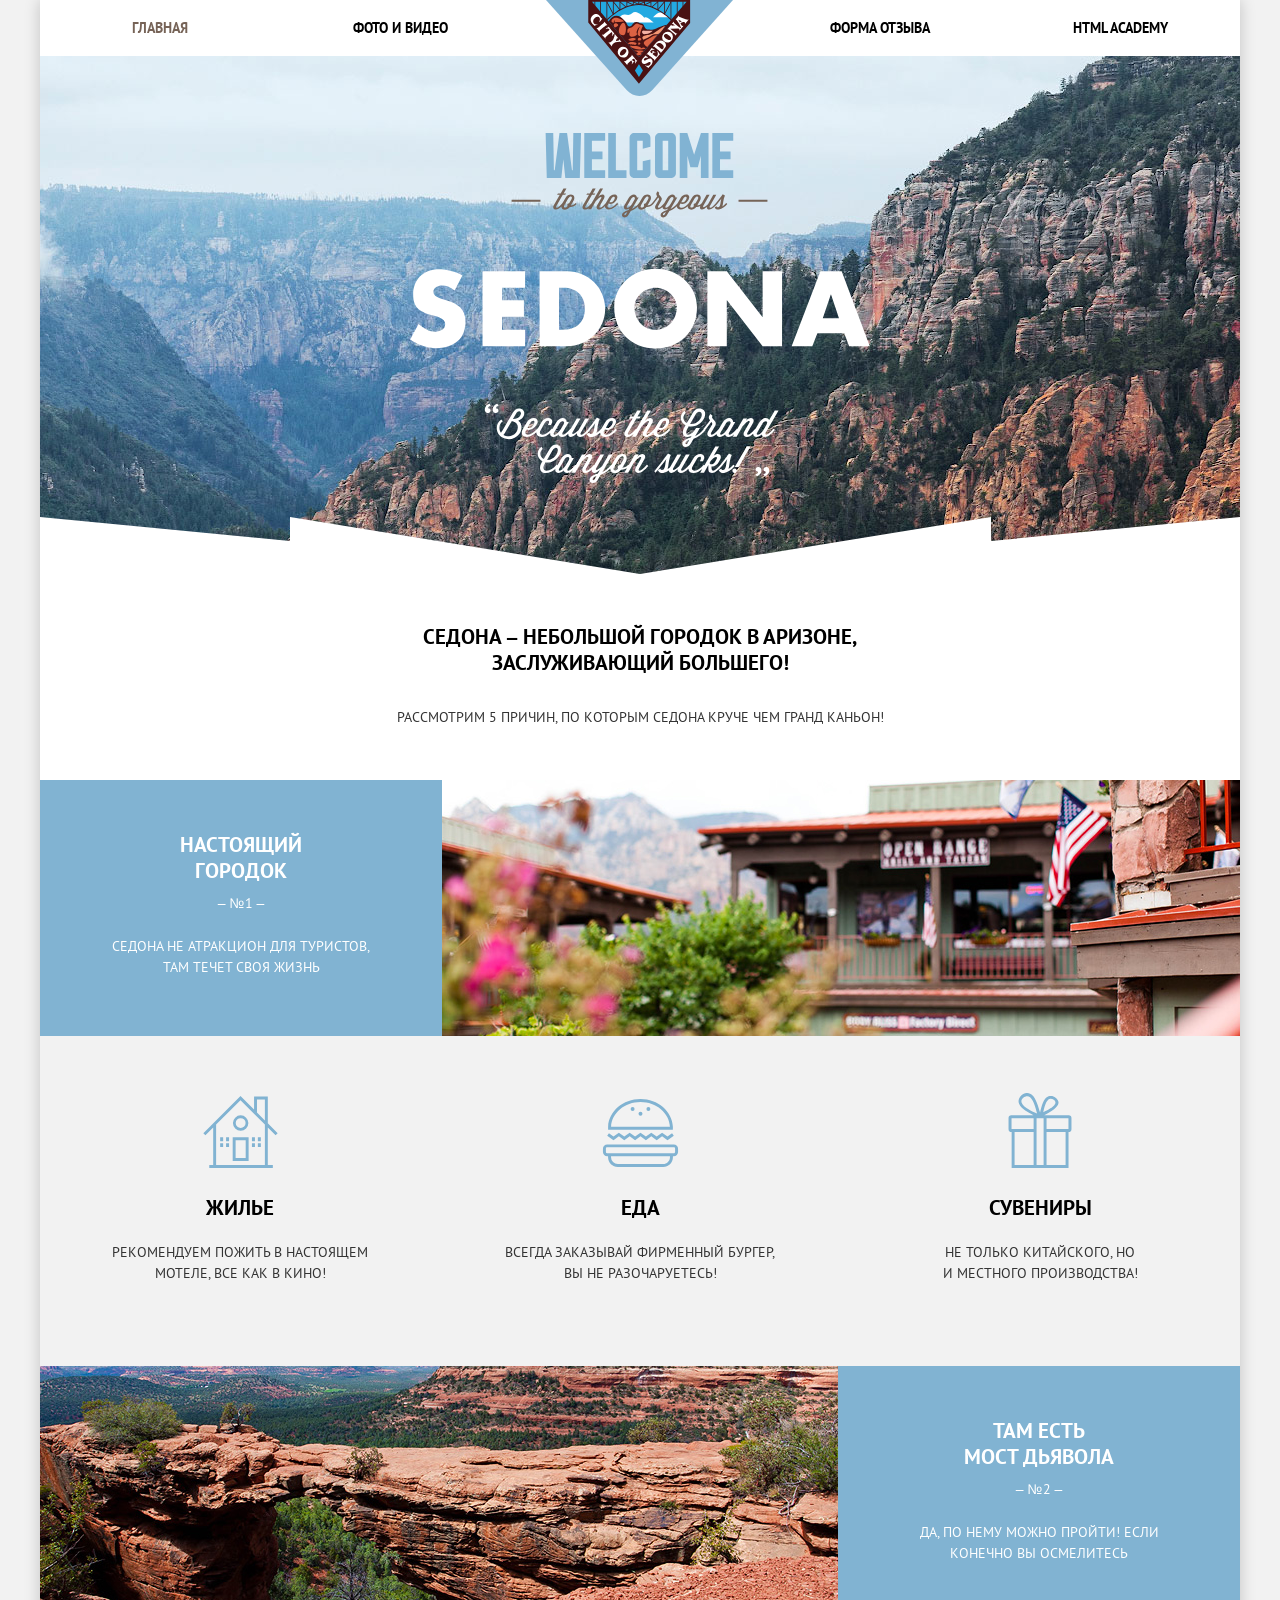
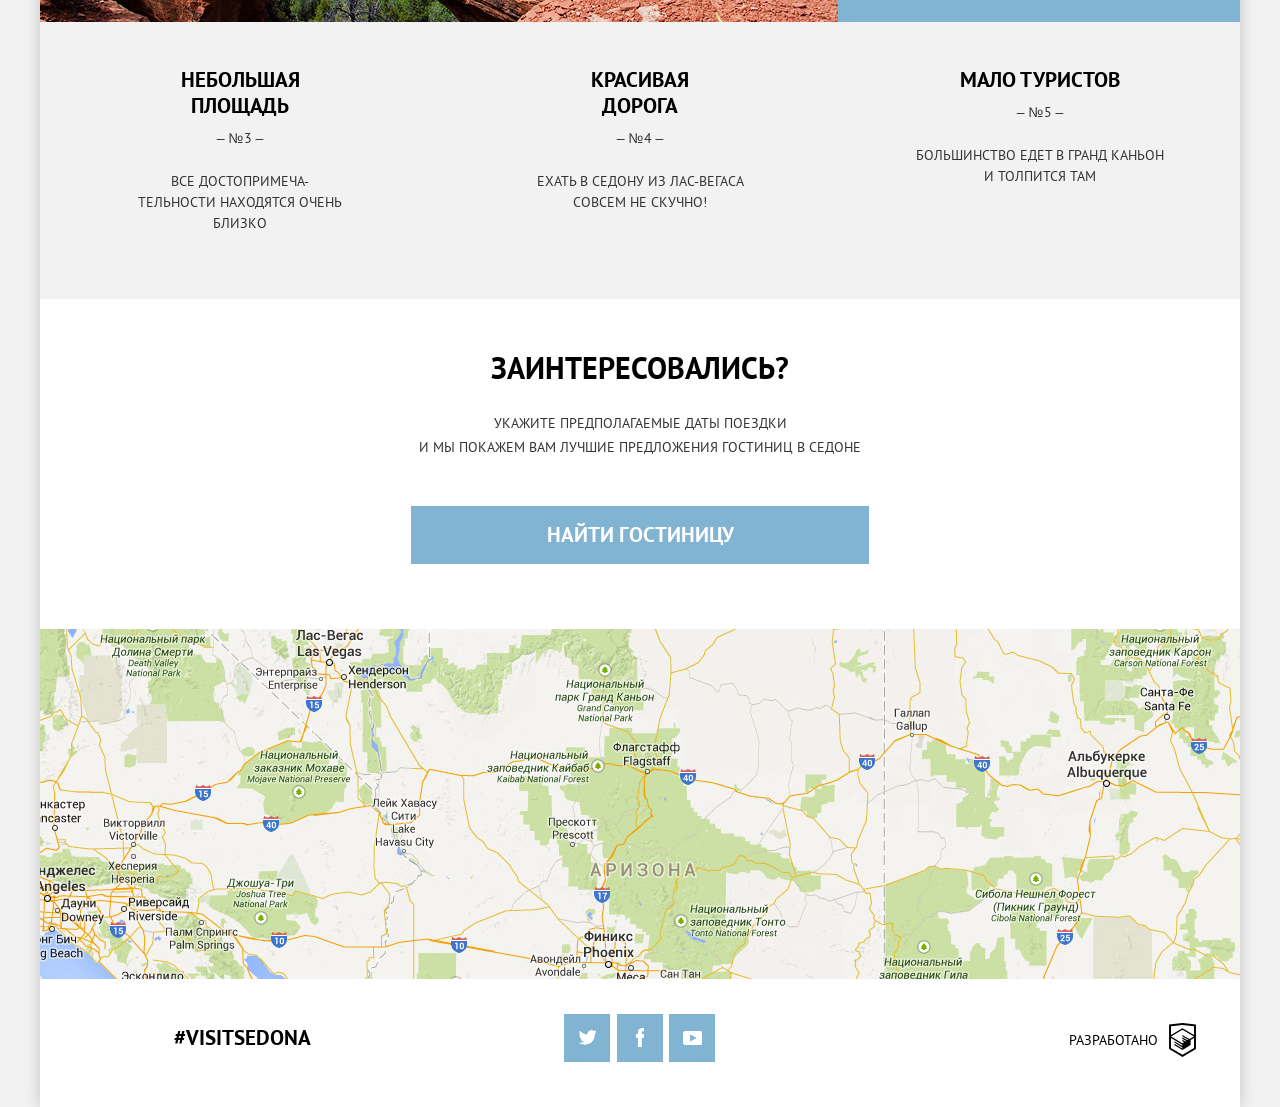
<file: index.html>
<!DOCTYPE html>
<html lang="ru">
  <head>
    <meta charset="utf-8">
    <meta name="viewport" content="width=device-width, initial-scale=1">
    <title>Sedona</title>
    <link rel="stylesheet" href="css/normalize.min.css">
    <link rel="stylesheet" href="css/style.min.css">
  </head>
  <body>
    <div class="page-wrapper">
      <header class="page-header">
        <h1 class="visually-hidden">Сайт Sedona</h1>
        <nav class="main-nav  main-nav--closed  main-nav--nojs">

            <a class="main-nav__logo  logo">
              <picture>
                <source media="(min-width: 1200px)" srcset="img/logo-sedona-desktop.svg">
                <source media="(min-width: 768px)" srcset="img/logo-sedona-tablet.svg">
                <img src="img/logo-sedona-mobile.svg" alt="Седона">
              </picture>
            </a>
            <button class="main-nav__toggle"><span class="visually-hidden">Открыть меню</span></button>
          <ul class="main-nav__list">
            <li class="main-nav__item  main-nav__item--active">
              <a class="main-nav__link">Главная</a>
            </li>
            <li class="main-nav__item">
              <a class="main-nav__link" href="photo.html">Фото и видео</a>
            </li>
            <li class="main-nav__item">
              <a class="main-nav__link" href="form.html">Форма отзыва</a>
            </li>
            <li class="main-nav__item">
              <a class="main-nav__link" href="#">HTML Academy</a>
            </li>
          </ul>
        </nav>
      </header>
      <section class="promo">
        <h2 class="visually-hidden">Добро пожаловать в прекрасную Седону!</h2>
        <img class="promo__img" src="img/text-sedona-index.svg" alt="Седона">
      </section>
      <section class="intro">
        <h2 class="intro__title">Седона – небольшой городок в Аризоне, заслуживающий большего!</h2>
        <p> Рассмотрим 5 причин, по которым Седона круче чем Гранд Каньон!</p>
      </section>
      <section class="advantages">
        <h2 class="visually-hidden">Преимущества Седоны</h2>
        <ol class="advantages__list">
          <li class="advantages__item  advantages__item--town  advantages__item--bluebg">
            <div class="advantages__item-inner">
              <h3 class="advantages__item-title">Настоящий городок</h3>
              <p class="advantages__item-subtitle"><span class="visually-hidden">Причина</span>№1</p>
              <p class="advantages__item-descr">Седона не атракцион для туристов, там течет своя жизнь</p>
            </div>
            <div class="advantages__pic-wrapper">
              <picture>
                <source media="(min-width: 1200px)" srcset="img/photo-city@1x.jpg 1x, img/photo-city@2x.jpg 2x">
               <source media="(min-width: 768px)" srcset="img/photo-city@1x.jpg 1x, img/photo-city@2x.jpg 2x">
                <img src="img/photo-city@1x.jpg" srcset="img/photo-city@2x.jpg 2x" alt="Настоящий городок">
              </picture>
            </div>
          </li>
          <li class="advantages__item  advantages__item--bridge  advantages__item--bluebg">
            <div class="advantages__item-inner">
              <h3 class="advantages__item-title">Там есть<br> мост Дьявола</h3>
              <p class="advantages__item-subtitle"><span class="visually-hidden">Причина</span>№2</p>
              <p class="advantages__item-descr">Да, по нему можно пройти! Если конечно вы осмелитесь</p>
            </div>
            <div class="advantages__pic-wrapper">
              <picture>
                <source media="(min-width: 1200px)" srcset="img/photo-bridge@1x.jpg 1x, img/photo-bridge@2x.jpg 2x">
               <source media="(min-width: 768px)" srcset="img/photo-bridge@1x.jpg 1x, img/photo-bridge@2x.jpg 2x">
                <img src="img/photo-bridge@1x.jpg" srcset="img/photo-bridge@2x.jpg 2x" alt="Мост Дьявола">
              </picture>
            </div>
          </li>
          <li class="advantages__item  advantages__item--square  advantages__item--greybg">
            <div class="advantages__item-inner">
              <h3 class="advantages__item-title">Небольшая площадь</h3>
              <p class="advantages__item-subtitle"><span class="visually-hidden">Причина</span>№3</p>
              <p class="advantages__item-descr">Все достопримеча<span>-</span><br>тельности находятся очень близко</p>
            </div>
          </li>
          <li class="advantages__item  advantages__item--road  advantages__item--greybg">
            <div class="advantages__item-inner">
              <h3 class="advantages__item-title">Красивая дорога</h3>
              <p class="advantages__item-subtitle"><span class="visually-hidden">Причина</span>№4</p>
              <p class="advantages__item-descr">Ехать в седону из Лас-Вегаса совсем не скучно!</p>
            </div>
          </li>
          <li class="advantages__item  advantages__item--tourists  advantages__item--greybg">
            <div class="advantages__item-inner">
              <h3 class="advantages__item-title">Мало туристов</h3>
              <p class="advantages__item-subtitle"><span class="visually-hidden">Причина</span>№5</p>
              <p class="advantages__item-descr">Большинство едет в Гранд Каньон и толпится там</p>
            </div>
          </li>
          <li class="advantages__item  advantages__item--features  features">
            <h3 class="visually-hidden">Другие преимущества:</h3>
            <ul class="features__list">
              <li class="features__item  features__item--housing">
                <h4 class="features__item-title">Жилье</h4>
                <p class="features__item-descr">Рекомендуем пожить в настоящем мотеле, все как в кино!</p>
              </li>
              <li class="features__item  features__item--souvenirs">
                <h4 class="features__item-title">Сувениры</h4>
                <p class="features__item-descr">Не только китайского, но и местного производства!</p>
              </li>
              <li class="features__item  features__item--food">
                <h4 class="features__item-title">Еда</h4>
                <p class="features__item-descr">Всегда заказывай фирменный бургер, вы не разочаруетесь!</p>
              </li>
            </ul>
          </li>
        </ol>
      </section>
      <section class="search">
        <h2 class="visually-hidden">Поиск гостиницы:</h2>
        <p class="search__title">Заинтересовались?</p>
        <p class="search__descr">Укажите предполагаемые даты поездки<br> и мы покажем вам лучшие предложения гостиниц в Седоне</p>
        <a class="search__btn  btn" href="">Найти гостиницу</a>
      </section>
      <section class="map">
        <h2 class="visually-hidden">Карта Седоны</h2>
        <iframe src="https://www.google.com/maps/embed?pb=!1m18!1m12!1m3!1d838731.6574144282!2d-111.59240635030078!3d34.79850587052663!2m3!1f0!2f0!3f0!3m2!1i1024!2i768!4f13.1!3m3!1m2!1s0x872da132f942b00d%3A0x5548c523fa6c8efd!2sSedona%2C+AZ%2C+USA!5e0!3m2!1sen!2sru!4v1429700350404" width="100%" height="350" style="border:0"></iframe>
        <picture>
          <source media="(min-width: 1200px)" srcset="img/bg-map-desktop@1x.jpg 1x, img/bg-map-desktop@2x.jpg 2x">
          <source media="(min-width: 768px)" srcset="img/bg-map-tablet@1x.jpg 1x, img/bg-map-tablet@2x.jpg 2x">
          <img src="img/bg-map-mobile@1x.jpg" srcset="img/bg-map-mobile@2x.jpg 2x" alt="Мост Дьявола">
        </picture>
        </section>
      <footer class="page-footer">
        <p class="page-footer__tag">
          <span class="visually-hidden">Перейти на главную страницу</span>
          <a class="page-footer__tag-link">#visitsedona</a>
        </p>
        <div class="page-footer__socials">
          <h2 class="visually-hidden">Вы найдёте наc в соцсетях:</h2>
          <ul class="socials-list">
            <li class="socials-list__item"><a class="social-btn  social-btn--twitter" href="#"><span class="visually-hidden">Твиттер,</span><svg version="1" xmlns="http://www.w3.org/2000/svg" width="17.5" height="14.663" viewBox="0 0 17.5 14.663"><path fill-rule="evenodd" clip-rule="evenodd" d="M11.283.153c1.736-.484 3.074.264 3.685 1.15.694-.225 1.372-.47 2.072-.69-.004.841-.538 1.478-.883 1.728.704.165 1.343-.481 1.343-.481-.175.977-1.035 1.746-1.611 1.977-.239 6.592-3.272 10.956-10.382 10.823h-.46c-.422 0-4.29-.45-5.047-1.843 2.341.192 4.011-.412 4.835-1.15-.989-.293-2.761-.464-3.07-2.881.362.105.583.223 1.228.117C1.757 8.067.385 7.366.461 5.218c.294.319 1.1.523 1.381.461C1.117 5.444-.188 2.398.921.843 2.794 2.655 4.769 4.364 8.29 4.528c.216-2.24 1.171-3.74 2.993-4.375z"/></svg></a></li>
            <li class="socials-list__item"><a class="social-btn  social-btn--facebook" href="#"><span class="visually-hidden">Фейсбук,</span><svg version="1" xmlns="http://www.w3.org/2000/svg" width="8.672" height="18.944" viewBox="0 0 8.672 18.944"><path d="M6.275 3.356h2.398V0H5.795C2.656.181 1.54 2.387 1.948 6.114H0v3.518h1.959v9.312h3.837V9.632h2.857V6.114H5.787c-.022-1.045-.037-2.405.488-2.758z"/></svg></a></li>
            <li class="socials-list__item"><a class="social-btn  social-btn--youtube" href="#"><span class="visually-hidden">Ютуб.</span><svg version="1" xmlns="http://www.w3.org/2000/svg" width="19.979" height="14.015" viewBox="0 0 19.979 14.015"><path d="M17.145 0H2.835A2.842 2.842 0 0 0 0 2.835v8.345a2.842 2.842 0 0 0 2.835 2.835h14.31a2.842 2.842 0 0 0 2.835-2.835V2.835A2.844 2.844 0 0 0 17.145 0zM7.036 10.392V3.623l6.769 3.384-6.769 3.385z"/></svg></a></li>
          </ul>
        </div>
        <p class="page-footer__copyright">
          <span>Разработано</span>
          <a class="page-footer__copyright-link" href="#">
            <svg id="icon-htmlacademy" viewBox="0 0 26.943 34.09" width="27" height="34"><path d="M13.62,0.017L13.472,0L0,1.412v24.661l13.473,8.017l13.43-7.99l0.042-0.025V1.412L13.62,
            0.017z M25.019,12.127L13.495,5.334 L13.494,5.23l-0.087,0.05l-0.088-0.056v0.109L1.925,12.118V3.147l11.548-1.212l11.547,
            1.212V12.127z M13.405,6.787L24.923,13.5 l-4.479,2.64l-7.093-4.221l-0.014,1.415l5.904,3.513l-0.86,0.507l-5.03-2.992l-0.014,
            1.415l3.827,2.275l-0.782,0.523l-3.031-1.787 l-0.014,1.413l1.853,1.091l-1.8,1.081L2.034,13.622L13.405,6.787z M1.925,15.127l11.411,
            6.791l0.016,1.044L5.41,18.234L5.395,19.65 l7.979,4.795l0.018,1.076l-7.973-4.74l-0.013,1.414l8.021,
            4.822l0.046,0.025l8.143-4.872l-0.011-5.177l3.415-2.036v10.021 L13.472,31.85L1.925,24.979V15.127z"></path>
            </svg>
          </a>
        </p>
      </footer>
    </div>
    <script src="js/script.js"></script>
  </body>
</html>
</file>
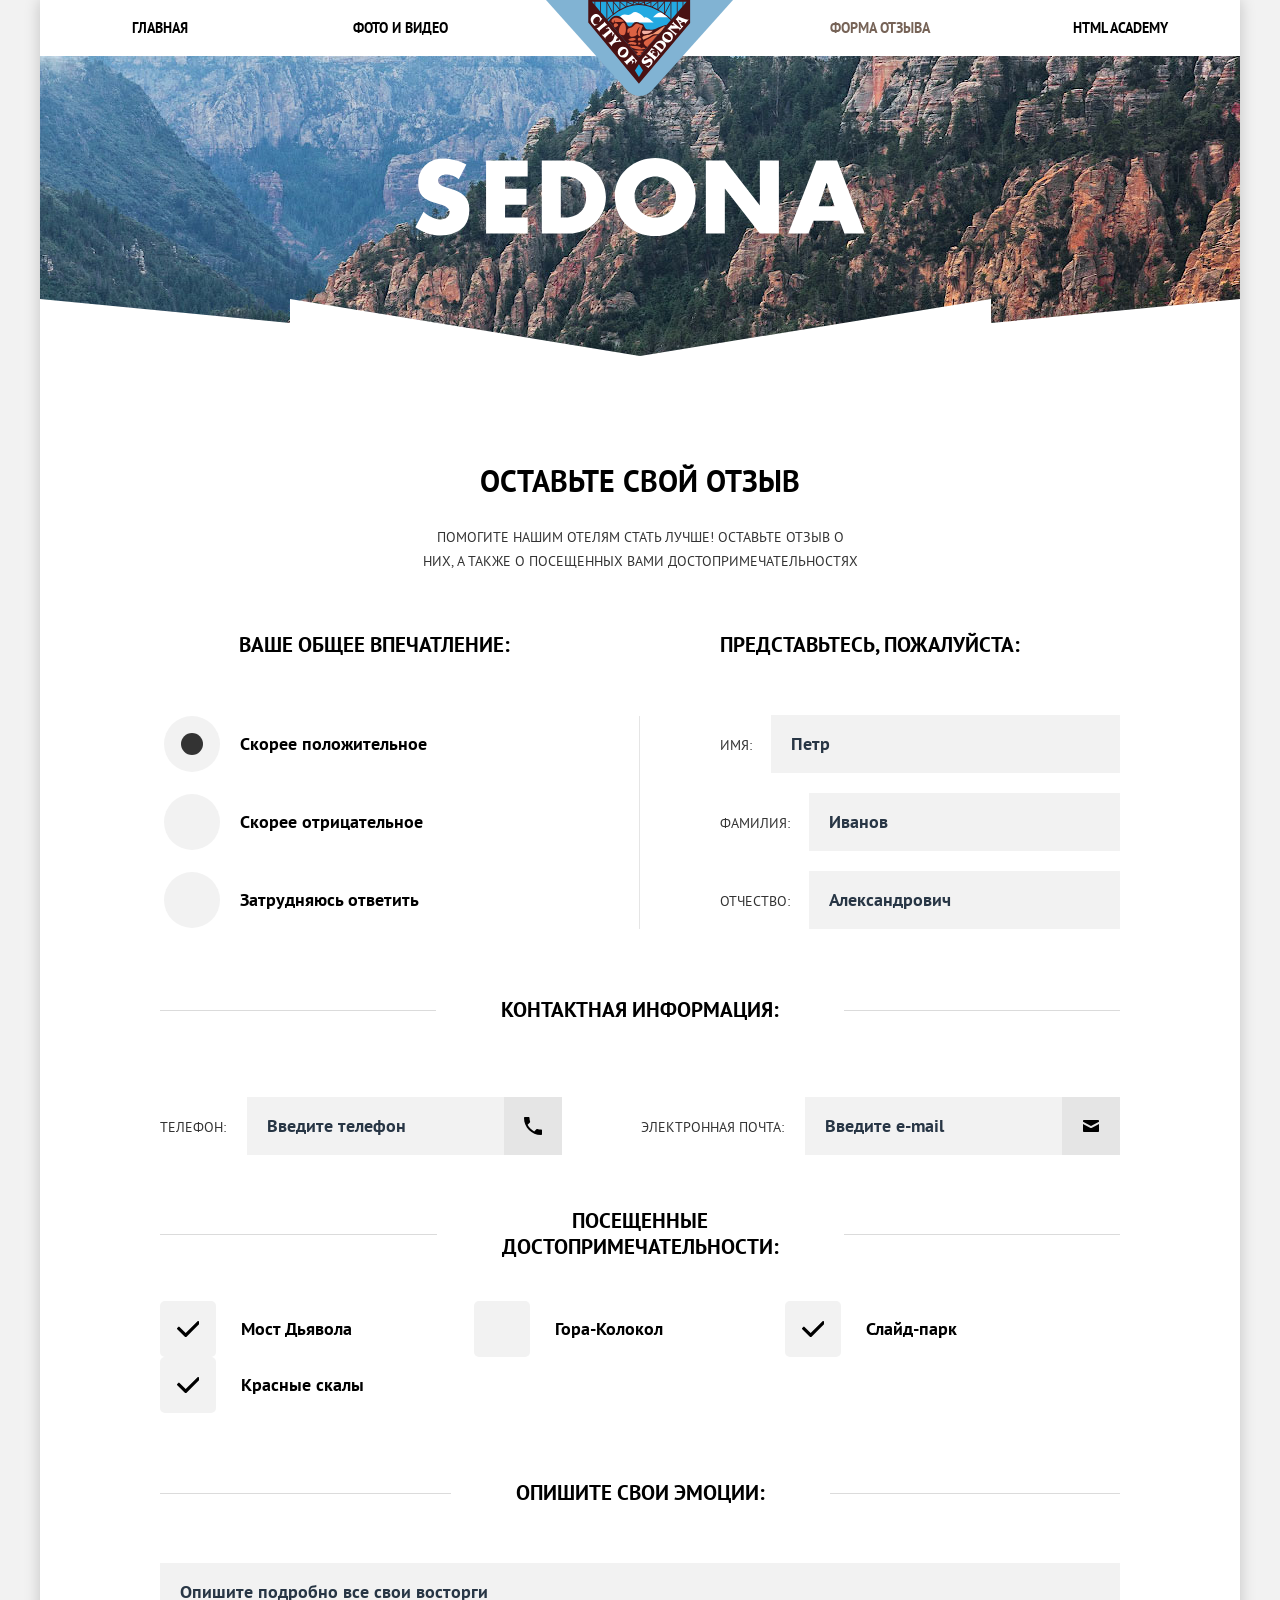
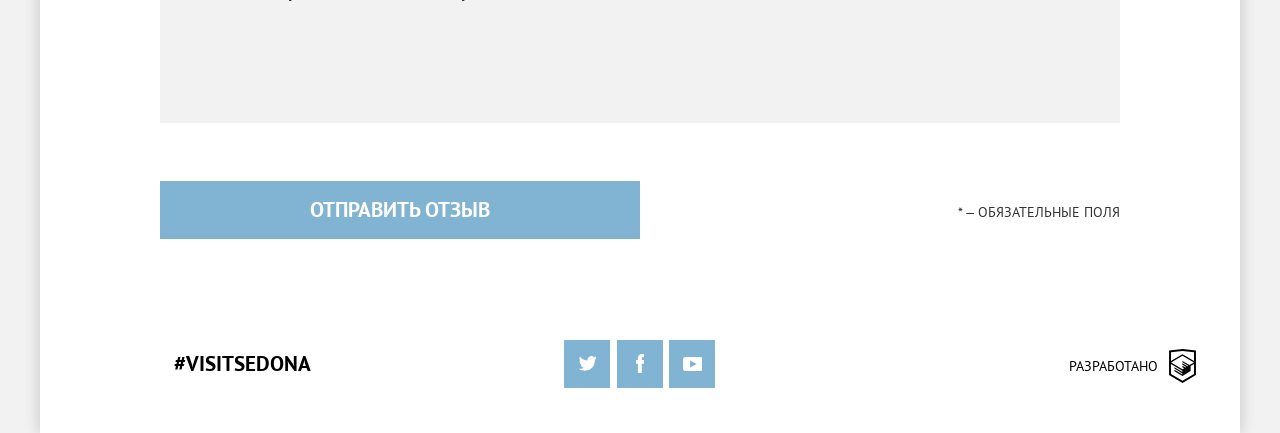
<file: form.html>
<!DOCTYPE html>
<html lang="ru">
  <head>
    <meta charset="utf-8">
    <meta name="viewport" content="width=device-width, initial-scale=1">
    <title>Sedona</title>
    <link rel="stylesheet" href="css/normalize.min.css">
    <link rel="stylesheet" href="css/style.min.css">
  </head>
  <body>
    <div class="page-wrapper">
      <header class="page-header">
        <h1 class="visually-hidden">Сайт Sedona</h1>
        <nav class="main-nav  main-nav--closed  main-nav--nojs">
            <a class="main-nav__logo  logo" href="index.html">
              <picture>
                <source media="(min-width: 1200px)" srcset="img/logo-sedona-desktop.svg">
                <source media="(min-width: 768px)" srcset="img/logo-sedona-tablet.svg">
                <img src="img/logo-sedona-mobile.svg" alt="Седона">
              </picture>
            </a>
            <button class="main-nav__toggle"><span class="visually-hidden">Открыть меню</span></button>
          <ul class="main-nav__list">
            <li class="main-nav__item">
              <a class="main-nav__link" href="index.html">Главная</a>
            </li>
            <li class="main-nav__item">
              <a class="main-nav__link" href="photo.html">Фото и видео</a>
            </li>
            <li class="main-nav__item  main-nav__item--active">
              <a class="main-nav__link">Форма отзыва</a>
            </li>
            <li class="main-nav__item">
              <a class="main-nav__link" href="#">HTML Academy</a>
            </li>
          </ul>
        </nav>
      </header>
      <section class="promo  promo--inner">
        <h2 class="visually-hidden">Добро пожаловать в прекрасную Седону!</h2>
        <img class="promo__img" src="img/text-sedona.svg" alt="Седона">
      </section>
      <section class="form">
        <h2 class="form__title">Оставьте свой отзыв</h2>
        <p class="form__descr">Помогите нашим отелям стать лучше! оставьте отзыв о них, а также о посещенных вами достопримечательностях</p>
        <form action="#" method="POST">
          <fieldset class="form__field  form__field--name">
            <legend class="form__field-title">Представьтесь<span>, пожалуйста</span>:</legend>
            <ul class="form__field-list">
              <li class="form__field-item  field-text">
                <label class="field-text__label" for="surname">Имя:</label>
                <input class="field-text__input" type="text" name="name" id="surname" placeholder="Петр">
              </li>
              <li class="form__field-item  field-text">
                <label class="field-text__label" for="name">Фамилия:</label>
                <input class="field-text__input" type="text" name="surname" id="name" placeholder="Иванов">
              </li>
              <li class="form__field-item  field-text">
                <label class="field-text__label" for="patronymic">Отчество:</label>
                <input class="field-text__input" type="text" name="patronymic" id="patronymic" placeholder="Александрович">
              </li>
            </ul>
          </fieldset>
          <fieldset class="form__field  form__field--contacts">
            <legend class="form__field-title"><span class="form__field-title-inner">Контактная информация:</span></legend>
            <ul class="form__field-list">
              <li class="form__field-item  field-text  field-text--contacts">
                <label class="field-text__label" for="tel"><span class="field-text__label-hide">Контактный</span> телефон:</label>
                <span class="field-text__input-wrapper  field-text__input-wrapper--phone"><input class="field-text__input" type="tel" name="tel" id="tel" placeholder="Введите телефон"></span>
              </li>
              <li class="form__field-item  field-text  field-text--contacts">
                <label class="field-text__label" for="email">Электронная почта:</label>
                <span class="field-text__input-wrapper  field-text__input-wrapper--email"><input class="field-text__input" type="email" name="email" id="email" placeholder="Введите e-mail"></span>
              </li>
            </ul>
          </fieldset>
          <fieldset class="form__field  form__field--impression">
            <legend class="form__field-title">Ваше общее впечатление:</legend>
              <ul class="form__field-list">
                <li class="form__field-item  field-radio">
                  <input class="visually-hidden  field-radio__input" type="radio" name="impression" id="positive" value="positive" checked>
                  <label class="field-radio__label" for="positive">Скорее положительное</label>
                </li>
                <li class="form__field-item  field-radio">
                  <input class="visually-hidden  field-radio__input" type="radio" name="impression" id="negative" value="negative">
                  <label class="field-radio__label" for="negative">Скорее отрицательное</label>
                </li>
                <li class="form__field-item  field-radio">
                  <input class="visually-hidden  field-radio__input" type="radio" name="impression" id="difficulty" value="difficulty">
                  <label class="field-radio__label" for="difficulty">Затрудняюсь ответить</label>
                </li>
              </ul>
          </fieldset>
          <fieldset class="form__field  form__field--sight">
            <legend class="form__field-title"><span class="form__field-title-inner">Посещенные<br> достопримечательности:</span></legend>
            <ul class="form__field-list">
              <li class="form__field-item  field-checkbox">
                <input class="visually-hidden  field-checkbox__input" type="checkbox" name="sight-1" id="sight-1" checked>
                <label class="field-checkbox__label" for="sight-1">Мост Дьявола</label>
              </li>
              <li class="form__field-item  field-checkbox">
                <input class="visually-hidden  field-checkbox__input" type="checkbox" name="sight-2" id="sight-2" checked>
                <label class="field-checkbox__label" for="sight-2">Слайд-парк</label>
              </li>
              <li class="form__field-item  field-checkbox">
                <input class="visually-hidden  field-checkbox__input" type="checkbox" name="sight-3" id="sight-3">
                <label class="field-checkbox__label" for="sight-3">Гора-Колокол</label>
              </li>
              <li class="form__field-item  field-checkbox">
                <input class="visually-hidden  field-checkbox__input" type="checkbox" name="sight-4" id="sight-4" checked>
                <label class="field-checkbox__label" for="sight-4">Красные скалы</label>
              </li>
            </ul>
          </fieldset>
          <fieldset class="form__field  form__field--emotions">
            <legend class="form__field-title"><span class="form__field-title-inner">Опишите свои эмоции:</span></legend>
            <p class="form__field-item  field-text">
              <textarea class="field-text__input  field-text__input--textarea" name="emotion" id="emotion" placeholder="Опишите подробно все свои восторги"></textarea>
            </p>
          </fieldset>
          <div class="form__button-wrapper">
            <button class="form__apply  btn" type="submit">Отправить отзыв</button>
            <small class="form__notice">* – обязательные поля</small>
          </div>
        </form>
      </section>
      <footer class="page-footer">
        <p class="page-footer__tag">
          <span class="visually-hidden">Перейти на главную страницу</span>
          <a class="page-footer__tag-link" href="index.html">#visitsedona</a>
        </p>
        <div class="page-footer__socials">
          <h2 class="visually-hidden">Вы найдёте наc в соцсетях:</h2>
          <ul class="socials-list">
            <li class="socials-list__item"><a class="social-btn  social-btn--twitter" href="#"><span class="visually-hidden">Твиттер,</span><svg version="1" xmlns="http://www.w3.org/2000/svg" width="17.5" height="14.663" viewBox="0 0 17.5 14.663"><path fill-rule="evenodd" clip-rule="evenodd" d="M11.283.153c1.736-.484 3.074.264 3.685 1.15.694-.225 1.372-.47 2.072-.69-.004.841-.538 1.478-.883 1.728.704.165 1.343-.481 1.343-.481-.175.977-1.035 1.746-1.611 1.977-.239 6.592-3.272 10.956-10.382 10.823h-.46c-.422 0-4.29-.45-5.047-1.843 2.341.192 4.011-.412 4.835-1.15-.989-.293-2.761-.464-3.07-2.881.362.105.583.223 1.228.117C1.757 8.067.385 7.366.461 5.218c.294.319 1.1.523 1.381.461C1.117 5.444-.188 2.398.921.843 2.794 2.655 4.769 4.364 8.29 4.528c.216-2.24 1.171-3.74 2.993-4.375z"/></svg></a></li>
            <li class="socials-list__item"><a class="social-btn  social-btn--facebook" href="#"><span class="visually-hidden">Фейсбук,</span><svg version="1" xmlns="http://www.w3.org/2000/svg" width="8.672" height="18.944" viewBox="0 0 8.672 18.944"><path d="M6.275 3.356h2.398V0H5.795C2.656.181 1.54 2.387 1.948 6.114H0v3.518h1.959v9.312h3.837V9.632h2.857V6.114H5.787c-.022-1.045-.037-2.405.488-2.758z"/></svg></a></li>
            <li class="socials-list__item"><a class="social-btn  social-btn--youtube" href="#"><span class="visually-hidden">Ютуб.</span><svg version="1" xmlns="http://www.w3.org/2000/svg" width="19.979" height="14.015" viewBox="0 0 19.979 14.015"><path d="M17.145 0H2.835A2.842 2.842 0 0 0 0 2.835v8.345a2.842 2.842 0 0 0 2.835 2.835h14.31a2.842 2.842 0 0 0 2.835-2.835V2.835A2.844 2.844 0 0 0 17.145 0zM7.036 10.392V3.623l6.769 3.384-6.769 3.385z"/></svg></a></li>
          </ul>
        </div>
        <p class="page-footer__copyright">
          <span>Разработано</span>
          <a class="page-footer__copyright-link" href="#">
            <svg id="icon-htmlacademy" viewBox="0 0 26.943 34.09" width="27" height="34"><path d="M13.62,0.017L13.472,0L0,1.412v24.661l13.473,8.017l13.43-7.99l0.042-0.025V1.412L13.62,
            0.017z M25.019,12.127L13.495,5.334 L13.494,5.23l-0.087,0.05l-0.088-0.056v0.109L1.925,12.118V3.147l11.548-1.212l11.547,
            1.212V12.127z M13.405,6.787L24.923,13.5 l-4.479,2.64l-7.093-4.221l-0.014,1.415l5.904,3.513l-0.86,0.507l-5.03-2.992l-0.014,
            1.415l3.827,2.275l-0.782,0.523l-3.031-1.787 l-0.014,1.413l1.853,1.091l-1.8,1.081L2.034,13.622L13.405,6.787z M1.925,15.127l11.411,
            6.791l0.016,1.044L5.41,18.234L5.395,19.65 l7.979,4.795l0.018,1.076l-7.973-4.74l-0.013,1.414l8.021,
            4.822l0.046,0.025l8.143-4.872l-0.011-5.177l3.415-2.036v10.021 L13.472,31.85L1.925,24.979V15.127z"></path>
            </svg>
          </a>
        </p>
      </footer>
      <section class="modal-success">
        <h2 class="modal-success__title">Ваш отзыв отправлен!</h2>
        <p>Спасибо за ваше участие, ваш отзыв уже поступил к нам.<br> В ближайшее время мы опубликуем его на сайте.</p>
        <div class="modal-success__btn-wrapper">
          <button class="modal-success__close  btn">Закрыть окно</button>
        </div>
      </section>
      <section class="modal-failure">
        <h2 class="modal-failure__title">Что-то пошло не так!</h2>
        <p>Проверьте поля, выделенные красным, скорее всего вы забыли их заполнить</p>
        <button class="modal-failure__close  btn">Ок</button>
      </section>
    </div>
    <script src="js/script.js"></script>
  </body>
</html>
</file>
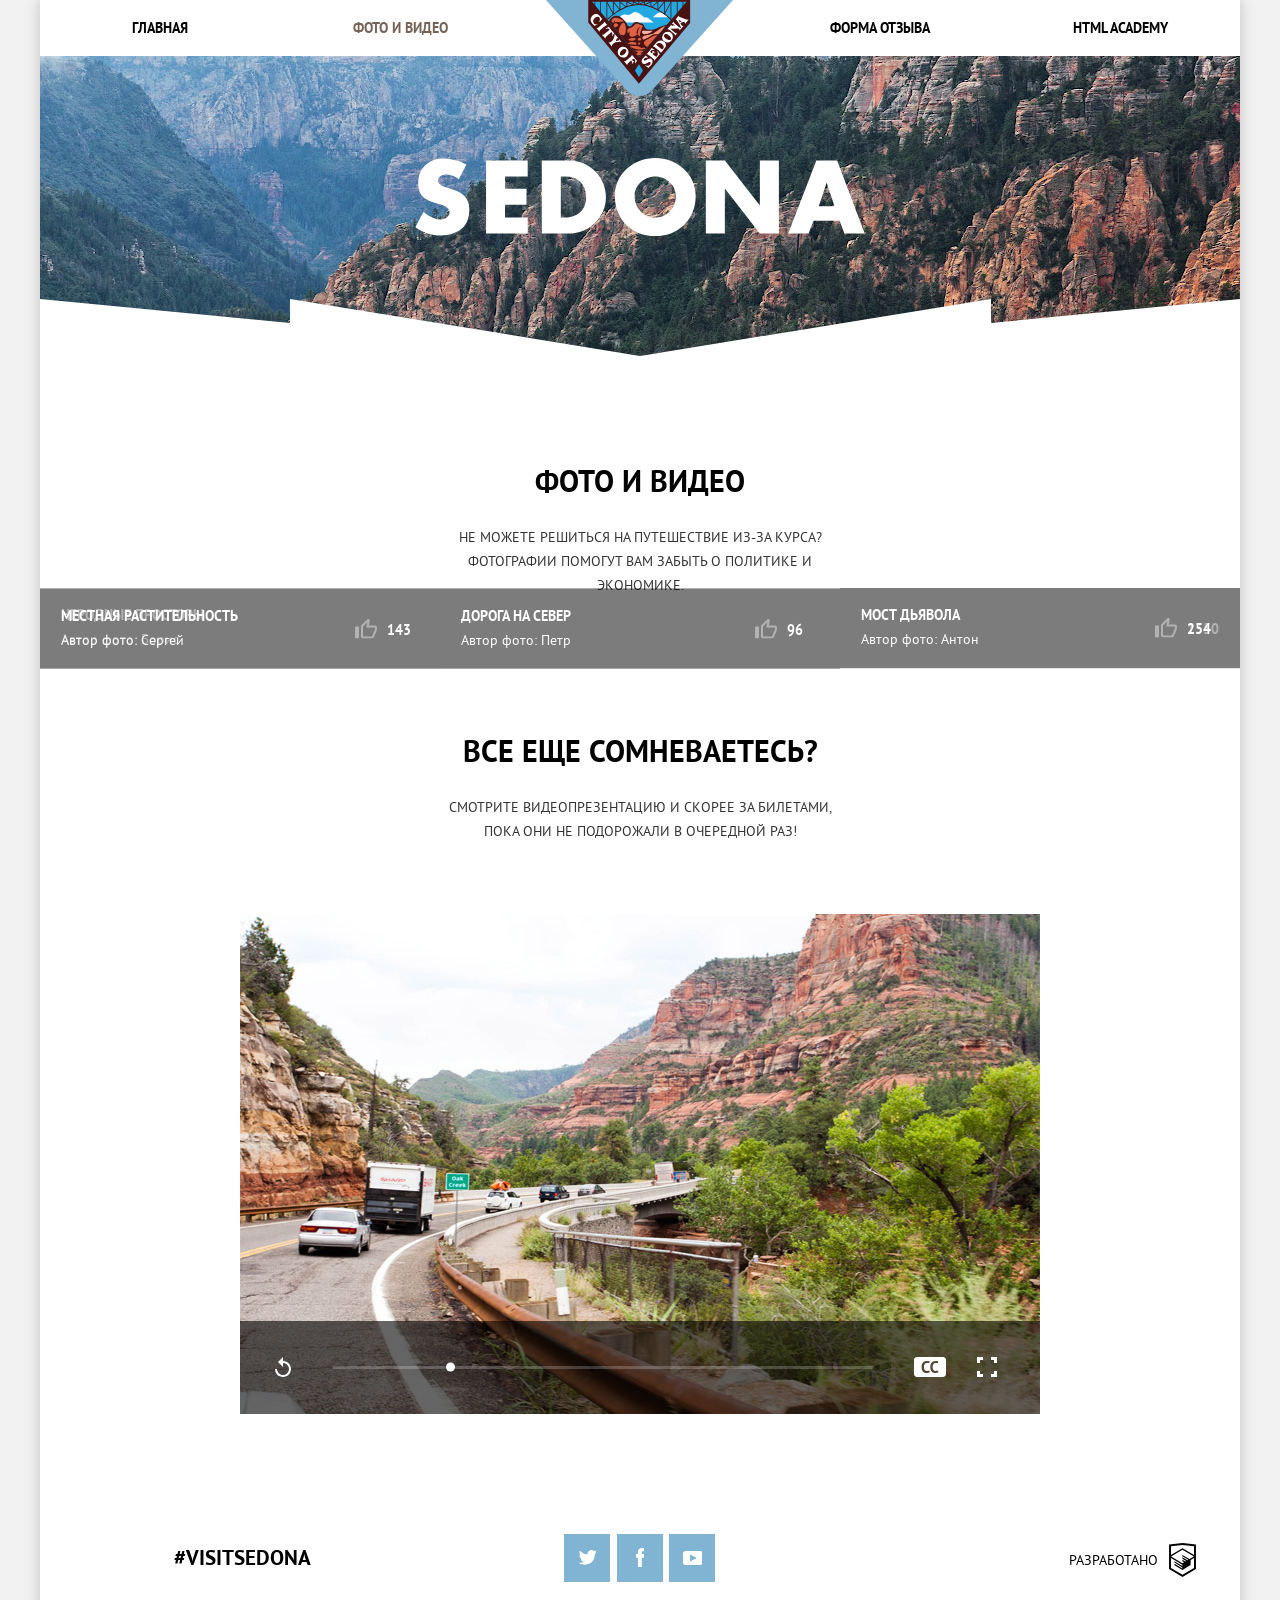
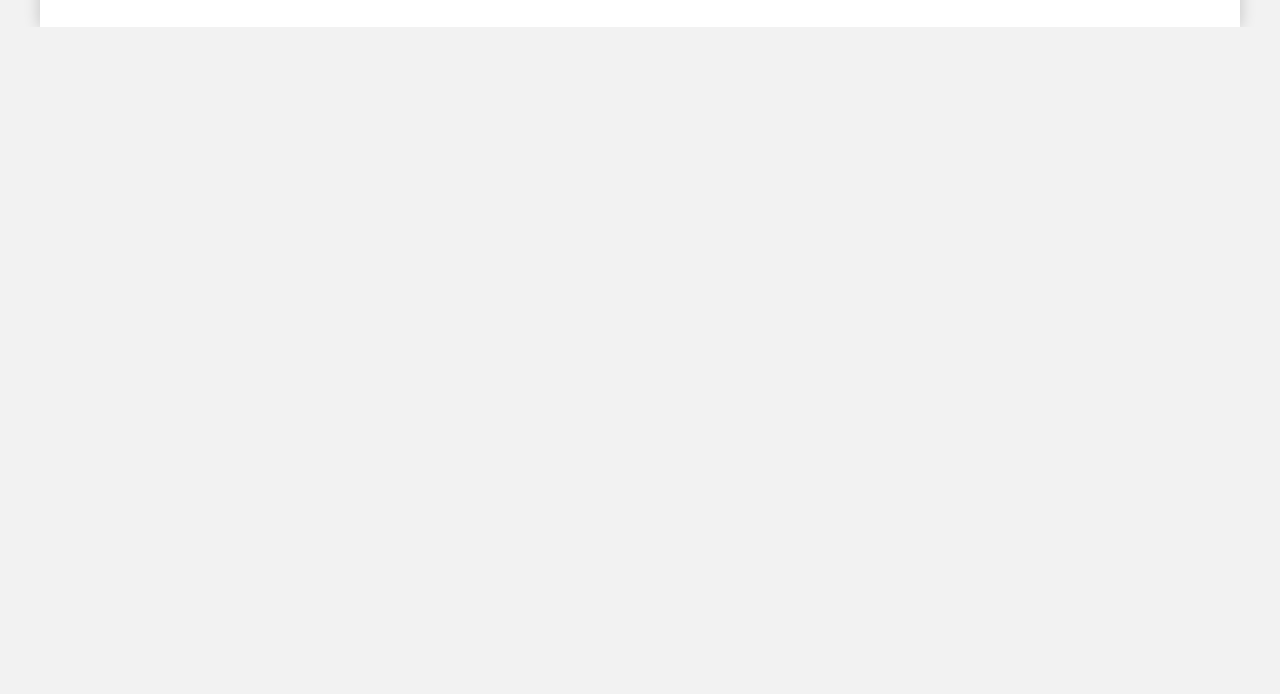
<file: photo.html>
<!DOCTYPE html>
<html lang="ru">
  <head>
    <meta charset="utf-8">
    <meta name="viewport" content="width=device-width, initial-scale=1">
    <title>Sedona</title>
    <link rel="stylesheet" href="css/normalize.min.css">
    <link rel="stylesheet" href="css/style.min.css">
  </head>
  <body>
    <div class="page-wrapper">
      <header class="page-header">
        <h1 class="visually-hidden">Сайт Sedona</h1>
        <nav class="main-nav  main-nav--closed  main-nav--nojs">
            <a class="main-nav__logo  logo" href="index.html">
              <picture>
                <source media="(min-width: 1200px)" srcset="img/logo-sedona-desktop.svg">
                <source media="(min-width: 768px)" srcset="img/logo-sedona-tablet.svg">
                <img src="img/logo-sedona-mobile.svg" alt="Седона">
              </picture>
            </a>
            <button class="main-nav__toggle"><span class="visually-hidden">Открыть меню</span></button>
          <ul class="main-nav__list">
            <li class="main-nav__item">
              <a class="main-nav__link" href="index.html">Главная</a>
            </li>
            <li class="main-nav__item  main-nav__item--active">
              <a class="main-nav__link">Фото и видео</a>
            </li>
            <li class="main-nav__item">
              <a class="main-nav__link" href="form.html">Форма отзыва</a>
            </li>
            <li class="main-nav__item">
              <a class="main-nav__link" href="#">HTML Academy</a>
            </li>
          </ul>
        </nav>
      </header>
      <section class="promo  promo--inner">
        <h2 class="visually-hidden">Добро пожаловать в прекрасную Седону!</h2>
        <img class="promo__img" src="img/text-sedona.svg" alt="Седона">
      </section>
      <section class="photo">
        <h2 class="photo__title">Фото и видео</h2>
        <p class="photo__descr">Не можете решиться на путешествие из-за курса? Фотографии помогут вам забыть о политике и экономике.</p>
        <ul class="photo__list">
          <li class="photo__item  photo-post  photo-post--panorama">
            <picture>
              <source media="(min-width: 1200px)" srcset="img/photo-1-desktop@1x.jpg 1x, img/photo-1-desktop@2x.jpg 2x">
              <source media="(min-width: 768px)" srcset="img/photo-1-tablet@1x.jpg 1x, img/photo-1-tablet@2x.jpg 2x">
              <img src="img/photo-1-mobile@1x.jpg" srcset="img/photo-1-mobile@2x.jpg 2x" alt="Photo-1">
            </picture>
            <div class="photo-post__inner">
              <h3 class="photo-post__title">Неродные просторы</h3>
              <p class="photo-post__author">Автор фото: Борис</p>
              <div class="photo-post__likes">
                <button><span class="visually-hidden">Поставить лайк</span></button>
                <p>1350</p>
              </div>
            </div>
          </li>
          <li class="photo__item  photo-post">
            <picture>
              <source media="(min-width: 1200px)" srcset="img/photo-2-desktop@1x.jpg 1x, img/photo-2-desktop@2x.jpg 2x">
              <source media="(min-width: 768px)" srcset="img/photo-2-tablet@1x.jpg 1x, img/photo-2-tablet@2x.jpg 2x">
              <img src="img/photo-2-mobile@1x.jpg" srcset="img/photo-2-mobile@2x.jpg 2x" alt="Photo-2">
            </picture>
            <div class="photo-post__inner">
              <h3 class="photo-post__title">Местная растительность</h3>
              <p class="photo-post__author">Автор фото: Сергей</p>
              <div class="photo-post__likes">
                <button><span class="visually-hidden">Поставить лайк</span></button>
                <p>143</p>
              </div>
            </div>
          </li>
          <li class="photo__item  photo-post">
            <picture>
              <source media="(min-width: 1200px)" srcset="img/photo-3-desktop@1x.jpg 1x, img/photo-3-desktop@2x.jpg 2x">
              <source media="(min-width: 768px)" srcset="img/photo-3-tablet@1x.jpg 1x, img/photo-3-tablet@2x.jpg 2x">
              <img src="img/photo-3-mobile@1x.jpg" srcset="img/photo-3-mobile@2x.jpg 2x" alt="Photo-3">
            </picture>
            <div class="photo-post__inner">
              <h3 class="photo-post__title">Дорога на Север</h3>
              <p class="photo-post__author">Автор фото: Петр</p>
              <div class="photo-post__likes">
                <button><span class="visually-hidden">Поставить лайк</span></button>
                <p>96</p>
              </div>
            </div>
          </li>
          <li class="photo__item  photo-post">
            <picture>
              <source media="(min-width: 1200px)" srcset="img/photo-4-desktop@1x.jpg 1x, img/photo-4-desktop@2x.jpg 2x">
              <source media="(min-width: 768px)" srcset="img/photo-4-tablet@1x.jpg 1x, img/photo-4-tablet@2x.jpg 2x">
              <img src="img/photo-4-mobile@1x.jpg" srcset="img/photo-4-mobile@2x.jpg 2x" alt="Photo-4">
            </picture>
            <div class="photo-post__inner">
              <h3 class="photo-post__title">Мост Дьявола</h3>
              <p class="photo-post__author">Автор фото: Антон</p>
              <div class="photo-post__likes">
                <button><span class="visually-hidden">Поставить лайк</span></button>
                <p>254</p>
              </div>
            </div>
          </li>
        </ul>
      </section>
      <section class="presentation">
        <h2 class="visually-hidden">Видео-презентация</h2>
        <p class="presentation__subtitle">Все еще сомневаетесь?</p>
        <p class="presentation__intro">Смотрите видеопрезентацию и скорее за билетами, пока они не подорожали в очередной раз!</p>
        <div class="presentation__video">
          <picture class="presentation__poster">
            <source media="(min-width: 1200px)" srcset ="img/video-desktop@1x.jpg 1x, img/video-desktop@2x.jpg 2x">
            <source media="(min-width: 768px)" srcset="img/video-tablet@1x.jpg 1x, img/video-tablet@2x.jpg 2x">
            <img src="img/video-mobile@1x.jpg" srcset="img/video-mobile@2x.jpg 2x" alt="Презентация">
          </picture>
          <div class="presentation__controls  controls">
            <button class="controls__btn  controls__btn--replay"><span class="visually-hidden">Перезапустить</span><svg version="1" xmlns="http://www.w3.org/2000/svg" width="16" height="20" viewBox="0 0 16 20"><path d="M8 4V0L3 5l5 5V6c3.315 0 6 2.686 6 6s-2.685 6-6 6-6-2.686-6-6H0c0 4.42 3.58 8 8 8s8-3.58 8-8-3.58-8-8-8z"/></svg></button>
            <div class="controls__duration">
              <div class="controls__duration-scale">
                <div class="controls__duration-toggle"></div>
              </div>
            </div>
            <button class="controls__btn  controls__btn--subtitles"><span class="visually-hidden">Субтитры</span><svg version="1" xmlns="http://www.w3.org/2000/svg" width="32" height="20" viewBox="0 0 32 20"><path fill="#454545" d="M29 0H3C1.35 0 0 1.35 0 3v14c0 1.65 1.35 3 3 3h26c1.65 0 3-1.35 3-3V3c0-1.65-1.35-3-3-3zM14.403 15.854a8.61 8.61 0 0 1-1.678.164 5.986 5.986 0 0 1-1.976-.323c-.623-.214-1.172-.562-1.646-1.041s-.852-1.103-1.133-1.868c-.28-.766-.419-1.695-.419-2.786 0-1.134.157-2.085.471-2.851.315-.768.723-1.384 1.224-1.854a4.53 4.53 0 0 1 1.679-1.008 5.86 5.86 0 0 1 1.852-.307c.66 0 1.22.045 1.678.134.457.087.835.192 1.133.313l-.448 1.92a3.332 3.332 0 0 0-.902-.265A8.244 8.244 0 0 0 12.973 6c-.915 0-1.649.325-2.206.977-.558.651-.836 1.663-.836 3.031 0 .598.067 1.142.199 1.632.132.493.334.913.603 1.26.271.349.607.619 1.01.812.402.193.867.29 1.396.29.496 0 .915-.049 1.257-.148.342-.099.639-.227.893-.38l.463 1.841c-.354.249-.803.43-1.349.539zm8.698 0a8.618 8.618 0 0 1-1.678.164 5.986 5.986 0 0 1-1.976-.323c-.623-.214-1.172-.562-1.646-1.041s-.852-1.103-1.133-1.868c-.281-.767-.421-1.695-.421-2.786 0-1.134.157-2.085.471-2.851.314-.768.723-1.384 1.223-1.854a4.526 4.526 0 0 1 1.68-1.008 5.858 5.858 0 0 1 1.851-.307c.661 0 1.221.045 1.678.134a6.05 6.05 0 0 1 1.133.313l-.446 1.918a3.314 3.314 0 0 0-.901-.265A8.569 8.569 0 0 0 21.67 6c-.915 0-1.649.325-2.206.977-.558.651-.836 1.663-.836 3.031 0 .598.067 1.142.199 1.632.132.493.334.913.603 1.26.271.349.606.619 1.009.812.402.193.868.29 1.396.29.497 0 .915-.049 1.257-.148.342-.099.64-.227.894-.38l.463 1.841c-.353.249-.803.43-1.348.539z"/></svg></button>
            <button class="controls__btn  controls__btn--fullscreen"><span class="visually-hidden">На весь экран</span><svg version="1" xmlns="http://www.w3.org/2000/svg" width="20" height="20" viewBox="0 0 20 20"><g fill="#454545"><path d="M0 0v6h3V3h3V0H3zM3 14H0v6h6v-3H3zM17 0h-3v3h3v3h3V0zM17 17h-3v3h6v-6h-3z"/></g></svg></button>
          </div>
        </div>
      </section>
      <footer class="page-footer">
        <p class="page-footer__tag">
          <span class="visually-hidden">Перейти на главную страницу</span>
          <a class="page-footer__tag-link" href="index.html">#visitsedona</a>
        </p>
        <div class="page-footer__socials">
          <h2 class="visually-hidden">Вы найдёте наc в соцсетях:</h2>
          <ul class="socials-list">
            <li class="socials-list__item"><a class="social-btn  social-btn--twitter" href="#"><span class="visually-hidden">Твиттер,</span><svg version="1" xmlns="http://www.w3.org/2000/svg" width="17.5" height="14.663" viewBox="0 0 17.5 14.663"><path fill-rule="evenodd" clip-rule="evenodd" d="M11.283.153c1.736-.484 3.074.264 3.685 1.15.694-.225 1.372-.47 2.072-.69-.004.841-.538 1.478-.883 1.728.704.165 1.343-.481 1.343-.481-.175.977-1.035 1.746-1.611 1.977-.239 6.592-3.272 10.956-10.382 10.823h-.46c-.422 0-4.29-.45-5.047-1.843 2.341.192 4.011-.412 4.835-1.15-.989-.293-2.761-.464-3.07-2.881.362.105.583.223 1.228.117C1.757 8.067.385 7.366.461 5.218c.294.319 1.1.523 1.381.461C1.117 5.444-.188 2.398.921.843 2.794 2.655 4.769 4.364 8.29 4.528c.216-2.24 1.171-3.74 2.993-4.375z"/></svg></a></li>
            <li class="socials-list__item"><a class="social-btn  social-btn--facebook" href="#"><span class="visually-hidden">Фейсбук,</span><svg version="1" xmlns="http://www.w3.org/2000/svg" width="8.672" height="18.944" viewBox="0 0 8.672 18.944"><path d="M6.275 3.356h2.398V0H5.795C2.656.181 1.54 2.387 1.948 6.114H0v3.518h1.959v9.312h3.837V9.632h2.857V6.114H5.787c-.022-1.045-.037-2.405.488-2.758z"/></svg></a></li>
            <li class="socials-list__item"><a class="social-btn  social-btn--youtube" href="#"><span class="visually-hidden">Ютуб.</span><svg version="1" xmlns="http://www.w3.org/2000/svg" width="19.979" height="14.015" viewBox="0 0 19.979 14.015"><path d="M17.145 0H2.835A2.842 2.842 0 0 0 0 2.835v8.345a2.842 2.842 0 0 0 2.835 2.835h14.31a2.842 2.842 0 0 0 2.835-2.835V2.835A2.844 2.844 0 0 0 17.145 0zM7.036 10.392V3.623l6.769 3.384-6.769 3.385z"/></svg></a></li>
          </ul>
        </div>
        <p class="page-footer__copyright">
          <span>Разработано</span>
          <a class="page-footer__copyright-link" href="#">
            <svg id="icon-htmlacademy" viewBox="0 0 26.943 34.09" width="27" height="34"><path d="M13.62,0.017L13.472,0L0,1.412v24.661l13.473,8.017l13.43-7.99l0.042-0.025V1.412L13.62,
            0.017z M25.019,12.127L13.495,5.334 L13.494,5.23l-0.087,0.05l-0.088-0.056v0.109L1.925,12.118V3.147l11.548-1.212l11.547,
            1.212V12.127z M13.405,6.787L24.923,13.5 l-4.479,2.64l-7.093-4.221l-0.014,1.415l5.904,3.513l-0.86,0.507l-5.03-2.992l-0.014,
            1.415l3.827,2.275l-0.782,0.523l-3.031-1.787 l-0.014,1.413l1.853,1.091l-1.8,1.081L2.034,13.622L13.405,6.787z M1.925,15.127l11.411,
            6.791l0.016,1.044L5.41,18.234L5.395,19.65 l7.979,4.795l0.018,1.076l-7.973-4.74l-0.013,1.414l8.021,
            4.822l0.046,0.025l8.143-4.872l-0.011-5.177l3.415-2.036v10.021 L13.472,31.85L1.925,24.979V15.127z"></path>
            </svg>
          </a>
        </p>
      </footer>
    </div>
    <script src="js/script.js"></script>
  </body>
</html>
</file>
<file: css/style.min.css>
@font-face{font-weight:400;font-family:"PTSans";font-style:normal;src:url(../fonts/ptsans.woff2) format("woff2"),url(../fonts/ptsans.woff) format("woff")}@font-face{font-weight:700;font-family:"PTSans";font-style:normal;src:url(../fonts/ptsansbold.woff2) format("woff2"),url(../fonts/ptsansbold.woff) format("woff")}html{box-sizing:border-box}*,:after,:before{box-sizing:inherit}body{margin:0;font-size:14px;line-height:21px;font-family:"PTSans",Arial,sans-serif;color:#fff;text-transform:uppercase;font-style:normal;background-color:#f2f2f2}img{max-width:100%;height:auto}.visually-hidden{position:absolute;width:1px;height:1px;margin:-1px;padding:0;overflow:hidden;border:0;clip:rect(0,0,0,0)}.page-wrapper{box-shadow:0 0 15px 0 rgba(0,0,0,.2);width:auto}.page-header{z-index:5;width:100%;background-color:#fff}.main-nav{position:relative;min-height:56px;padding:0 20px}.main-nav__logo{position:absolute;top:0;left:50%;z-index:10;transform:translate(-50%)}.main-nav__list{margin:0;padding:0;list-style:none}.logo{display:block;width:102px;height:83px;outline:0;transition:opacity .1s linear}.logo:focus{opacity:.7}.promo{position:relative;padding:90px 0 85px;background-color:#81b3d2;background-image:url(../img/bg-back-mobile@1x.jpg);background-repeat:no-repeat;background-position:50% bottom;width:auto}.intro::after,.promo::before{content:"";position:absolute;bottom:0;z-index:10;width:100%;height:26px;background-image:url(../img/bg-intro-triangle-mobile.svg);background-repeat:no-repeat;background-size:100% 26px}.promo--inner{padding:52px 0 67px}.promo__img{display:block;width:282px;height:214px;margin:0 auto}.promo--inner .promo__img{width:229px;height:39px}.intro{position:relative;padding:40px 0 5px;background-color:#fff;width:auto}.intro::after{bottom:-37px;z-index:20;height:37px;background-image:url(../img/bg-triangle.svg);background-size:100% 37px}.intro p,.intro__title{width:95%;padding:0 20px;line-height:26px;text-align:center}.intro__title{font-weight:700;margin:0 auto 27px;font-size:18px;color:#000}.intro p{margin:0 auto;font-size:14px;color:#333}.advantages__list{display:-ms-flexbox;display:flex;-ms-flex-direction:column;flex-direction:column;margin:0;padding:0;list-style:none;text-align:center;width:auto}.advantages__item{position:relative}.advantages__item--town{-ms-flex-order:1;order:1}.advantages__item--bridge{-ms-flex-order:3;order:3}.advantages__item--square{-ms-flex-order:4;order:4}.advantages__item--road{-ms-flex-order:5;order:5}.advantages__item--tourists{-ms-flex-order:6;order:6}.advantages__item--bluebg::after,.advantages__item--tourists::after,.advantages__item-descr span,.advantages__item-title br,.search__descr br{display:none}.advantages__item--features{-ms-flex-order:2;order:2}.advantages__item--bluebg{color:#fff;background-color:#81b3d2}.advantages__item--greybg{background-color:#f2f2f2}.advantages__item--greybg::after{content:"";position:absolute;right:20px;bottom:0;left:20px;z-index:10;height:1px;background-color:rgba(0,0,0,.1)}.advantages__item-inner{padding:38px 20px 40px}.advantages__item--town .advantages__item-inner{padding-top:77px}.advantages__item--greybg .advantages__item-inner{padding:27px 35px 28px}.advantages__item-title{margin:0 auto 9px;font-weight:700;font-size:18px;line-height:26px}.advantages__item--greybg .advantages__item-title{color:#000}.advantages__item-descr,.advantages__item-subtitle{margin:0 auto 15px;font-size:14px;line-height:21px}.advantages__item-subtitle::after,.advantages__item-subtitle::before{content:" – "}.advantages__item--greybg .advantages__item-descr,.advantages__item--greybg .advantages__item-subtitle{color:#333}.advantages__item-descr{margin:0 auto}.advantages__pic-wrapper{position:relative;width:100%;height:260px;overflow:hidden}.advantages__pic-wrapper img{position:absolute;top:50%;left:50%;width:auto;min-width:100%;max-width:none;height:auto;transform:translate(-50%,-50%)}.features__list{display:-ms-flexbox;display:flex;-ms-flex-direction:column;flex-direction:column;min-height:256px;margin:0;padding:7px 0 37px;list-style:none;text-align:left;background-color:#f2f2f2}.features__item{position:relative;padding:28px 20px 0 21.875%;background-repeat:no-repeat;background-size:39px 37px}.features__item--housing{background-image:url(../img/icon-house.svg);background-position:21px 19px}.features__item--souvenirs{background-image:url(../img/icon-gift.svg);background-position:22px 17px}.features__item--food{background-image:url(../img/icon-burger.svg);background-position:19px 22px}.features__item-title{margin:0 0 14px;font-size:18px;line-height:26px;color:#000}.features__item-descr{margin:0;font-size:14px;line-height:21px;color:#333}.search{padding:27px 20px 49px;background-color:#fff}.search__title{margin:0 0 19px;font-weight:700;font-size:21px;line-height:26px;text-align:center;color:#000}.search__descr{margin:0 auto 35px;font-size:14px;line-height:24px;text-align:center;color:#333}.search__btn{width:100%;padding:16px 45px}.btn{display:inline-block;font-weight:700;font-size:21px;line-height:26px;font-family:"PTSans",Arial,sans-serif;text-align:center;color:#fff;text-transform:uppercase;text-decoration:none;background-color:#81b3d2;border:0;outline:0;cursor:pointer;transition:background-color .2s linear,color .2s linear}.btn:focus,.btn:hover{background-color:#669ec0}.btn:active{color:rgba(255,255,255,.3);background-color:#5496bd}.btn--disabled{background-color:#e5e5e5}.btn--disabled:focus,.btn--disabled:hover,.field-checkbox__input:focus+.field-checkbox__label::before,.field-radio__input:focus+.field-radio__label::before{background-color:#e5e5e5}.btn--disabled:active{color:#fff;background-color:#e5e5e5}.map{position:relative;height:350px;background-color:#f4f3f0}.map img{position:absolute;top:0;left:50%;z-index:10;display:block;width:320px;height:350px;transform:translateX(-50%)}.map iframe{position:relative;z-index:20;display:block}.form{padding:38px 0 37px;background-color:#fff}.form__descr,.form__title{width:100%;padding:0 20px;text-align:center}.form__title{font-weight:700;margin:0 auto 26px;font-size:18px;line-height:26px;color:#000}.form__descr{margin:0 auto 17px;font-size:14px;line-height:24px;color:#333}.form__field{position:relative;margin:0;padding:0 20px;border:0}.form__field--name{margin-bottom:25px}.form__field--contacts,.form__field--impression{margin-bottom:28px}.form__field--sight{margin-bottom:25px}.form__field--emotions{margin-bottom:51px}.form__field::before{content:"";position:absolute;top:0;right:0;left:0;height:1px;background-color:#e5e5e5}.form__field-title{width:100%;padding:19px 0 0;font-weight:700;font-size:18px;line-height:26px;text-align:center;color:#000;text-transform:uppercase}.form__field--contacts .form__field-title,.form__field--name .form__field-title{margin-bottom:21px}.form__field--impression .form__field-title{margin-bottom:22px}.form__field--sight .form__field-title{margin-bottom:16px}.form__field--emotions .form__field-title{margin-bottom:18px}.form__field-list{margin:0;padding:0;list-style:none}.form__field--name .form__field-item{margin-bottom:20px}.form__field--contacts .form__field-item:last-child,.form__field--impression .form__field-item:last-child,.form__field--name .form__field-item:last-child,.form__field--sight .form__field-item:last-child{margin-bottom:0}.form__field--contacts .form__field-item{margin-bottom:43px}.form__field--impression .form__field-item{margin-bottom:13px}.form__field--sight .form__field-item{margin-bottom:24px}.form__field--emotions .form__field-item{margin:0}.form__button-wrapper{padding:0 20px}.form__apply{width:100%;padding:16px 20px}.form__notice{display:none}.field-text{display:-ms-flexbox;display:flex;-ms-flex-align:baseline;align-items:baseline}.field-text--contacts{-ms-flex-wrap:wrap;flex-wrap:wrap}.field-text__label{margin-right:19px;font-size:14px;line-height:26px;color:#333;text-transform:uppercase;cursor:pointer}.field-text--contacts .field-text__label{margin-bottom:6px;padding-left:22px}.field-text__input-wrapper{position:relative;display:-ms-flexbox;display:flex;-ms-flex-preferred-size:100%;flex-basis:100%}.field-text__input-wrapper::before{content:"";position:absolute;top:0;right:0;width:58px;height:100%;background-color:#e5e5e5;background-repeat:no-repeat;background-position:center}.field-text__input-wrapper--phone::before{background-image:url(../img/icon-phone.svg)}.field-text__input-wrapper--email::before{background-image:url(../img/icon-mail.svg)}.field-text__input{width:100%;padding:12px 16px;font-weight:700;font-size:18px;line-height:26px;font-family:inherit;color:#000;background-color:#f2f2f2;border:4px solid transparent;outline:0;transition:background-color .1s linear,border-color .1s linear}.field-radio__label:hover::before,.field-text__input:hover{background-color:#e5e5e5}.field-text__input:focus{background-color:transparent;border-color:#e5e5e5}.field-text__input::-webkit-input-placeholder{font-size:18px;line-height:26px;font-family:"PTSans",Arial,sans-serif;color:#283645}.field-text__input:-ms-input-placeholder{font-size:18px;line-height:26px;font-family:"PTSans",Arial,sans-serif;color:#283645}.field-text__input--textarea{min-height:160px;padding:12px 16px;resize:none}.field-radio__label{position:relative;display:-ms-flexbox;display:flex;-ms-flex-align:center;align-items:center;width:100%;min-height:56px;padding-left:28%;font-weight:700;font-size:18px;line-height:26px;color:#000;text-transform:none;cursor:pointer}.field-radio__label::after,.field-radio__label::before{content:"";position:absolute;z-index:25;transition:opacity .1s linear,background-color .1s linear;top:50%;left:0;width:56px;height:56px;background-color:#f2f2f2;border-radius:50%;transform:translateY(-50%)}.field-radio__label::after{left:17px;width:22px;height:22px;background-color:#333;opacity:0}.field-radio__label:active::before{background-color:#d5d5d5}#difficulty:checked+.field-radio__label::after,#negative:checked+.field-radio__label::after,#positive:checked+.field-radio__label::after,#sight-1:checked+.field-checkbox__label::after,#sight-2:checked+.field-checkbox__label::after,#sight-3:checked+.field-checkbox__label::after,#sight-4:checked+.field-checkbox__label::after,#sight-5:checked+.field-checkbox__label::after,#sight-6:checked+.field-checkbox__label::after{opacity:1}#difficulty:checked+.field-radio__label:active::after,#negative:checked+.field-radio__label:active::after,#positive:checked+.field-radio__label:active::after,#sight-1:checked+.field-checkbox__label:active::after,#sight-2:checked+.field-checkbox__label:active::after,#sight-3:checked+.field-checkbox__label:active::after,#sight-4:checked+.field-checkbox__label:active::after,#sight-5:checked+.field-checkbox__label:active::after,#sight-6:checked+.field-checkbox__label:active::after{opacity:.3}.field-checkbox__label{position:relative;display:-ms-flexbox;display:flex;-ms-flex-align:center;align-items:center;width:100%;height:56px;padding-left:28%;font-weight:700;font-size:18px;line-height:26px;color:#000;text-transform:none;cursor:pointer}.field-checkbox__label::after,.field-checkbox__label::before{content:"";position:absolute;z-index:25;transition:opacity .1s linear,background-color .1s linear}.field-checkbox__label::before{top:49.9%;left:0;box-sizing:border-box;width:56px;height:56px;background-color:#f2f2f2;border-radius:5px;transform:translateY(-50%)}.field-checkbox__label::after{top:50%;left:17px;width:22px;height:16px;background-image:url(../img/icon-tick.svg);background-repeat:no-repeat;transform:translateY(-50%);opacity:0}.field-checkbox__label:hover::before{background-color:#e5e5e5}.field-checkbox__input:active+.field-checkbox__label::before,.field-checkbox__label:active::before{background-color:#d5d5d5}@keyframes bounce-failure{0%{transform:translate(-50%,-1000%)}70%{transform:translate(-50%,-45%)}90%{transform:translate(-50%,-55%)}to{transform:translate(-50%,-50%)}}.modal-failure{position:fixed;top:50%;left:50%;z-index:50;display:none;box-sizing:border-box;width:320px;padding:40px 0 35px;text-align:center;background-color:#fff;box-shadow:0 7px 15px 5px rgba(0,0,0,.15);transform:translate(-50%,-50%);animation:bounce-failure .6s}.modal-failure--show{display:block}.modal-failure__title{width:210px;margin:0 auto 26px;font-weight:700;font-size:18px;line-height:26px;color:#000}.modal-failure p,.modal-success p{width:210px;margin:0 auto 23px;font-size:14px;line-height:24px;color:#333}.modal-failure__close{box-sizing:border-box;width:180px;margin:0 auto;padding:16px 70px 17px;font-size:18px}@keyframes bounce-failure{0%{transform:translate(-50%,-1000%)}70%{transform:translate(-50%,-45%)}90%{transform:translate(-50%,-55%)}to{transform:translate(-50%,-50%)}}.modal-success{position:fixed;top:50%;left:50%;z-index:50;display:none;box-sizing:border-box;width:320px;padding-top:42px;text-align:center;background-color:#fff;box-shadow:0 7px 15px 5px rgba(0,0,0,.15);transform:translate(-50%,-50%);animation:bounce-failure .6s}.modal-success--show,.photo-post picture{display:block}.modal-success__title{width:220px;margin:0 auto 26px;font-weight:700;font-size:18px;line-height:26px;color:#000}.modal-success p{width:220px;margin:0 auto 34px}.modal-success__btn-wrapper{padding:20px;background-color:#f2f2f2}.modal-success__close{width:100%;margin:0 auto;padding:16px 30px 17px;font-size:18px}.photo{padding-top:38px;background-color:#fff}.photo__descr,.photo__title{width:100%;padding:0 20px;text-align:center}.photo__title{font-weight:700;margin:0 auto 26px;font-size:18px;line-height:26px;color:#000}.photo__descr{margin:0 auto 27px;font-size:14px;line-height:24px;color:#333}.photo__list{margin:0;padding:0;list-style:none}.photo__item{background-color:#e5e5e5}.photo__item:nth-child(n+1){background-color:#eaeaea}.photo__item:nth-child(2n+1){background-color:#f2f2f2}.photo-post{padding:22px 0 0;border-top:1px solid #e5e5e5}.photo-post:last-child{border-bottom:1px solid #e5e5e5}.photo-post img,.presentation__poster img{display:block;width:280px;max-height:280px;margin:0 auto}.photo-post__inner{padding:15px 20px 21px;background-color:#fff}.photo-post__likes p,.photo-post__title{margin:0;font-weight:700;font-size:14px;line-height:24px;color:#000}.photo-post__author{margin:0 0 7px;font-size:14px;line-height:24px;color:#333;text-transform:none}.photo-post__likes{display:-ms-flexbox;display:flex;-ms-flex-pack:start;justify-content:flex-start;-ms-flex-align:end;align-items:flex-end}.photo-post__likes button{width:23px;height:21px;background-color:transparent;background-image:url(../img/icon-like.svg);background-repeat:no-repeat;border:0;outline:0;cursor:pointer}.photo-post__likes p{margin:0 0 0 14px;line-height:14px}.presentation{padding-top:33px;padding-bottom:39px;background-color:#fff}.presentation__subtitle{width:100%;margin:0 auto 26px;padding:0 40px;font-weight:700;font-size:18px;line-height:26px;text-align:center;color:#000}.presentation__intro{width:100%;margin:0 auto 35px;padding:0 41px;font-size:14px;line-height:24px;text-align:center;color:#333}.presentation__poster{display:block;width:100%;background-color:#e5e5e5}.presentation__poster img{width:320px;max-height:201px}.controls{position:relative;display:-ms-flexbox;display:flex;-ms-flex-align:center;align-items:center;width:87.5%;max-width:280px;margin:0 auto;padding:23px 23px 23px 25px;background-color:#f2f2f2}.controls__btn{padding:0;background-color:transparent;border:0;outline:0;cursor:pointer}.controls__btn--replay{width:16px;height:20px}.controls__btn--subtitles{width:32px;height:20px;margin-right:31px;margin-left:auto}.controls__btn--fullscreen{width:20px;height:20px}.controls__btn path{transition:fill .1s linear;fill:#5c6870}.controls__btn:focus path,.controls__btn:hover path{fill:#333}.controls__btn:active path{fill:rgba(51,51,51,.3)}.controls__duration{position:absolute;right:0;bottom:100%;left:0;padding:22px 23px 20px 22px;background-color:rgba(0,0,0,.6)}.controls__duration-scale{position:relative;width:100%;height:3px;background-color:rgba(255,255,255,.2);cursor:pointer}.controls__duration-toggle{position:absolute;top:50%;left:15.5%;width:9px;height:9px;background-color:#fff;border-radius:50%;transform:translateY(-50%);transition:transform .1s linear}.controls__duration-toggle:focus,.controls__duration-toggle:hover{transform:translateY(-50%) scale(1.25)}.page-footer{display:-ms-flexbox;display:flex;-ms-flex-direction:column;flex-direction:column;-ms-flex-align:center;align-items:center;padding:36px 20px 20px;background-color:#fff}.page-footer__tag{margin:0 0 36px}.page-footer__tag-link{display:inline-block;font-weight:700;font-size:21px;line-height:26px;color:#000;text-transform:uppercase;text-decoration:none;outline:0;transition:color .1s linear,opacity .1s linear}.page-footer__tag-link:focus,.page-footer__tag-link:hover{color:#81b3d2}.page-footer__tag-link:active{opacity:.3}.page-footer__socials{width:151px;margin-bottom:25px}.page-footer__copyright{display:-ms-flexbox;display:flex;-ms-flex-pack:justify;justify-content:space-between;-ms-flex-align:center;align-items:center;width:130px}.page-footer__copyright span{font-size:14px;line-height:26px;color:#000}.page-footer__copyright-link{display:block;width:27px;height:34px;outline:0}.page-footer__copyright-link svg{transition:fill .1s linear;fill:#000}.page-footer__copyright-link:focus svg,.page-footer__copyright-link:hover svg{fill:#81b3d2}.page-footer__copyright-link:active svg{fill:rgba(0,0,0,.3)}.social-btn,.socials-list{display:-ms-flexbox;display:flex}.socials-list{-ms-flex-pack:justify;justify-content:space-between;margin:0;padding:0;list-style:none}.social-btn{position:relative;width:46px;height:48px;background-color:#81b3d2;outline:0;transition:background-color .1s linear}.social-btn:focus,.social-btn:hover{background-color:#669ec0}.social-btn:active{background-color:#5496bd}.social-btn:active svg{opacity:.3}.social-btn svg{margin:auto;transition:opacity .1s linear;fill:#fff}@media (min-width:768px){.page-wrapper{width:auto;margin:0 auto}.main-nav{min-height:56px;padding:15px 0;width:auto}.main-nav__toggle{display:none}.main-nav__list{position:static;display:-ms-flexbox;display:flex;-ms-flex-pack:distribute;justify-content:space-around}.main-nav__item{-ms-flex-preferred-size:20%;flex-basis:20%;text-align:center}.main-nav__item:nth-child(2){margin-right:20%}.main-nav__link{font-weight:700;font-size:14px;line-height:26px;color:#000;text-transform:uppercase;text-decoration:none;outline:0;transition:color .1s linear}.main-nav__link:focus,.main-nav__link:hover{color:#81b3d2}.main-nav__link:active{color:rgba(0,0,0,.3)}.main-nav__item--active .main-nav__link{color:#766357;cursor:pointer}.main-nav__item--active .main-nav__link:focus,.main-nav__item--active .main-nav__link:hover{color:#604e43}.main-nav__item--active .main-nav__link:active{color:rgba(118,99,87,.3)}.logo{width:102px;height:83px}.promo{width:auto;margin:0 auto;padding:77px 0 91px;background-image:url(../img/bg-back-desktop@1x.jpg);background-size:1200px 518px}.promo::before{height:57px;background-image:url(../img/bg-intro-triangle-tablet.svg);background-size:100% 57px}.promo--inner{padding:95px 0 117px}.promo__img{width:460px;height:350px}.promo--inner .promo__img{width:458px;height:78px}.intro{width:auto;margin:0 auto;padding:50px 0}.advantages__item--greybg::after,.form__field::before,.intro::after{display:none}.intro__title{width:70%;margin-bottom:28px;font-size:21px}.intro p{width:80%}.advantages__list{width:auto;margin:0 auto;-ms-flex-direction:row;flex-direction:row;-ms-flex-wrap:wrap;flex-wrap:wrap}.advantages__item,.form form{display:-ms-flexbox;display:flex}.advantages__item--bluebg{-ms-flex-preferred-size:100%;flex-basis:100%}.advantages__item--greybg,.advantages__item-inner{-ms-flex-positive:1;flex-grow:1;-ms-flex-preferred-size:33%;flex-basis:33%}.advantages__item-inner{padding:45px 6% 0}.advantages__item--town .advantages__item-inner{padding-top:45px}.advantages__item--greybg .advantages__item-inner{max-width:62%;margin:0 auto;padding:45px 0}.advantages__item-title{width:160px;font-size:21px}.advantages__item-title br,.search__descr br{display:block}.advantages__item-subtitle{margin-bottom:22px}.advantages__item-descr span{display:inline}.advantages__pic-wrapper{-ms-flex-positive:1;flex-grow:1;width:66%;height:256px}.advantages__item--bridge .advantages__pic-wrapper{-ms-flex-order:-1;order:-1}.features__list{-ms-flex-direction:row;flex-direction:row;text-align:center}.features__item{-ms-flex-positive:1;flex-grow:1;width:33%;padding:152px 40px 24px}.features__item--housing{-ms-flex-order:1;order:1;padding-right:45px;padding-left:45px;background-position:50% 53px;background-size:75px 72px}.features__item--souvenirs{-ms-flex-order:3;order:3;background-position:50% 50px;background-size:64px 75px}.features__item--food{-ms-flex-order:2;order:2;padding-right:50px;padding-left:50px;background-position:50% 56px;background-size:77px 68px}.features__item-title{margin-bottom:21px;font-size:21px}.search{padding:53px 20px 58px}.search__title{width:458px;margin:0 auto 28px;font-size:30px;line-height:30px}.search__descr{width:458px;margin:0 auto 42px}.search__btn{display:block;width:458px;margin:0 auto;padding:16px 45px}.map img{width:768px}.form{padding:73px 7.8% 61px}.form__title{width:69%;margin-bottom:28px;padding:0;font-size:30px;line-height:30px}.form__descr{width:69%;margin-bottom:74px;padding:0}.form form{-ms-flex-wrap:wrap;flex-wrap:wrap;-ms-flex-pack:justify;justify-content:space-between}.form__field{padding:0}.form__field--name{-ms-flex-order:2;order:2;width:50%;margin-bottom:70px;padding-left:9%}.form__field--contacts{-ms-flex-order:3;order:3;width:100%;margin-bottom:53px}.form__field--impression{-ms-flex-order:1;order:1;width:50%;margin-bottom:70px}.form__field--impression::before{top:0;right:0;left:auto;display:block;width:1px;height:100%}.form__field--sight{-ms-flex-order:4;order:4;width:100%;margin-bottom:53px}.form__field--emotions{-ms-flex-order:5;order:5;width:100%;margin-bottom:58px}.form__field-title{padding-top:0;font-size:21px}.form__field--name .form__field-title{margin-bottom:57px;text-align:left}.form__field--name span{display:none}.form__field--contacts .form__field-title{margin-bottom:25px;text-align:center}.form__field--impression .form__field-title{margin-bottom:58px;text-align:left}.form__field--sight .form__field-title{margin-bottom:41px;text-align:center}.form__field--emotions .form__field-title{margin-bottom:57px;text-align:center}.form__field-title-inner{display:-ms-flexbox;display:flex;-ms-flex-align:center;align-items:center}.form__field-title-inner::after,.form__field-title-inner::before{content:"";-ms-flex-positive:1;flex-grow:1;width:10px;height:1px;background-color:#dbdbdb}.form__field-title-inner::before{margin-right:65px}.form__field-title-inner::after{margin-left:65px}.form__field--sight .form__field-list{padding:0 14.2%;column-count:2;column-gap:55px;column-width:200px}.form__field--contacts .form__field-item{margin-bottom:24px}.form__field--contacts .form__field-item:last-child,.form__field--impression .form__field-item:last-child,.form__field--sight .form__field-item:last-child{margin-bottom:0}.form__field--impression .form__field-item{margin-bottom:22px}.form__field--sight .form__field-item{margin-bottom:32px}.form__field--emotions .form__field-item{margin:0}.form__button-wrapper{display:-ms-flexbox;display:flex;-ms-flex-pack:justify;justify-content:space-between;-ms-flex-align:baseline;align-items:baseline;-ms-flex-order:25;order:25;width:100%;padding:0}.form__apply{width:50%;padding:16px 20px}.form__notice{display:block;font-size:14px;line-height:26px;color:#333}.field-text{display:-ms-flexbox;display:flex;-ms-flex-align:baseline;align-items:baseline}.field-text__label{margin-right:19px;margin-left:0}.field-text--contacts .field-text__label{margin-right:0}.field-text__input--textarea{min-height:160px}.field-radio__label{padding-left:23%}.field-checkbox__label{padding-left:39.5%}.modal-failure{width:400px;padding:55px 0 49px}.modal-failure__title{width:215px;margin-bottom:24px;font-size:30px;line-height:40px}.modal-failure p,.modal-success p{width:280px;margin-bottom:33px}.modal-failure__close{width:272px;font-size:21px}.modal-success{width:640px;padding-top:58px}.modal-success__title{width:420px;margin-bottom:30px;font-size:30px;line-height:30px}.modal-success p{width:420px}.modal-success__btn-wrapper{padding:44px 91px}.modal-success__close{font-size:21px}.photo{padding:73px 7.8% 61px}.photo__title{width:69%;margin-bottom:28px;padding:0;font-size:30px;line-height:30px}.photo__descr{width:69%;margin-bottom:69px;padding:0}.photo__list{display:-ms-flexbox;display:flex;-ms-flex-wrap:wrap;flex-wrap:wrap}.photo-post{width:50%;padding:0;border:0}.photo-post--panorama{width:100%}.photo-post img{width:324px;max-height:267px}.photo-post--panorama img{width:648px;max-height:400px}.photo-post__inner{position:relative;width:324px;margin:0 auto;padding:15px 20px 17px;background-color:transparent}.photo-post--panorama .photo-post__inner{width:648px}.photo-post__author{margin:0}.photo-post__likes{position:absolute;top:50%;left:239px;-ms-flex-align:center;align-items:center;transform:translateY(-50%)}.photo-post--panorama .photo-post__likes{left:563px}.photo-post__likes p{margin-left:9px}.presentation{padding-top:2px;padding-bottom:41px}.presentation__subtitle{width:420px;margin-bottom:29px;padding:0;font-size:30px;line-height:30px}.presentation__intro{width:420px;margin-bottom:73px;padding:0}.presentation__video{position:relative}.presentation__poster{background-color:transparent}.presentation__poster img{width:648px;max-height:499px}.presentation__controls{position:absolute;right:0;bottom:0;left:0;max-width:648px}.controls{padding:36px 41px 36px 35px;background-color:rgba(0,0,0,.6)}.controls__btn path{fill:#fff}.controls__duration{position:static;width:389px;margin-left:42px;padding:0;background-color:transparent}.controls__duration-toggle{left:29%}.page-footer{-ms-flex-direction:row;flex-direction:row;-ms-flex-align:baseline;align-items:baseline;padding:30px 4px 20px;text-align:center}.page-footer__copyright,.page-footer__socials,.page-footer__tag{-ms-flex-positive:1;flex-grow:1;-ms-flex-preferred-size:33%;flex-basis:33%}.page-footer__socials{display:-ms-flexbox;display:flex}.page-footer__copyright{-ms-flex-pack:end;justify-content:flex-end;padding-right:56px}.page-footer__copyright span{margin-right:11px}.socials-list{width:151px;margin:0 auto}}@media (min-width:768px) and (min-width:768px){.main-nav{width:auto;margin:0 auto}}@media (min-width:768px) and (-webkit-min-device-pixel-ratio:1.5),(min-width:768px) and (min-resolution:144dpi),(min-width:768px) and (min-resolution:1.5dppx){.promo{background-image:url(../img/bg-back-desktop@2x.jpg)}}@media (min-width:1200px){.page-wrapper{width:auto;max-width:1200px;margin:0 auto}.logo{width:188px;height:96px}.promo{width:auto;max-width:1200px;margin:0 auto}.promo::before{background-image:url(../img/bg-intro-triangle-desktop.svg)}.promo--inner{padding:102px 0 120px}.intro{width:auto;max-width:1200px;margin:0 auto}.form__field::before,.intro::after{display:none}.intro__title{width:505px}.advantages__list{width:auto;max-width:1200px;margin:0 auto}.advantages__item-inner{padding:52px 6% 0}.advantages__item--town .advantages__item-inner{padding-top:52px}.advantages__item--greybg .advantages__item-inner{max-width:65%;padding-bottom:65px}.features__item{padding-bottom:45px}.features__item--food{padding-right:65px;padding-left:65px}.features__item--souvenirs{padding-right:102px;padding-left:102px}.search{padding:54px 20px 65px}.search__title{margin-bottom:28px}.search__descr{margin-bottom:47px}.map img{width:1200px}.form{padding:110px 10% 66px}.form__title{width:46%;margin-bottom:29px}.form__descr{width:46%;margin-bottom:59px}.form__field{padding:0}.form__field--name{margin-bottom:68px;padding-left:8.3%}.form__field--impression{margin-bottom:68px;padding-left:4px}.form__field--impression::before{top:0;right:0;left:auto;display:block;width:1px;height:100%}.form__field--sight{margin-bottom:67px}.form__field--name span{display:inline}.form__field--contacts .form__field-title{margin-bottom:74px}.form__field--impression .form__field-title{margin-left:75px}.form__field--contacts .form__field-list{display:-ms-flexbox;display:flex;-ms-flex-pack:justify;justify-content:space-between;-ms-flex-align:baseline;align-items:baseline}.form__field--sight .form__field-list{display:-ms-flexbox;display:flex;-ms-flex-wrap:wrap;flex-wrap:wrap;-ms-flex-pack:start;justify-content:flex-start;padding:0;columns:auto}.form__field--sight .form__field-item{margin-right:67px;margin-bottom:0}.form__field--sight .form__field-item:nth-child(2){-ms-flex-order:3;order:3}.form__field--sight .form__field-item:nth-child(3){-ms-flex-order:2;order:2}.form__field--sight .form__field-item:nth-child(4){-ms-flex-order:4;order:4}.form__field--sight .form__field-item:last-child{margin-right:0}.form__field--contacts .form__field-item{display:-ms-flexbox;display:flex;-ms-flex-positive:1;flex-grow:1;-ms-flex-wrap:wrap;flex-wrap:wrap;margin-bottom:0}.form__field--contacts .form__field-item:first-child{margin-right:79px}.field-text--contacts .field-text__label{margin-right:21px;margin-bottom:0;padding-left:0}.field-text__input-wrapper{-ms-flex-positive:1;flex-grow:1;-ms-flex-preferred-size:auto;flex-basis:auto}.field-text__label-hide{display:none}.field-radio__label{padding-left:16%}.field-checkbox__label{padding-left:81px}.photo{padding:110px 0 66px}.photo__title{width:36%;margin-bottom:29px}.photo__descr{width:36%;margin-bottom:71px}.photo-post{position:relative;-ms-flex-positive:1;flex-grow:1;width:33.3%}.photo-post img{width:400px}.photo-post--panorama,.photo-post--panorama img{width:1200px}.photo-post__inner{position:absolute;bottom:0;width:100%;margin:0;padding:15px 21px 17px;background-color:rgba(0,0,0,.3)}.photo-post--panorama .photo-post__inner{width:100%}.photo-post__title{color:#fff}.photo-post__author{margin:0;color:#fff}.photo-post__likes{left:315px}.photo-post--panorama .photo-post__likes{left:1115px}.photo-post__likes p{margin-left:9px;color:#fff}.presentation{padding-top:1px;padding-bottom:85px}.presentation__intro{margin-bottom:71px}.presentation__poster img{width:800px;max-height:500px}.presentation__controls{position:absolute;right:0;bottom:0;left:0;max-width:800px}.controls{padding:36px 43px 37px 35px}.controls__duration{width:540px}.controls__duration-toggle{left:21%}.page-footer__copyright{padding-right:40px}}@media (min-width:768px) and (min-width:1200px){.main-nav{width:auto;max-width:1200px;margin:0 auto}}@media (max-width:767px){.main-nav__toggle{position:absolute;top:50%;right:20px;z-index:25;display:block;width:23px;height:21px;background-color:transparent;border:0;outline:0;transform:translateY(-50%);cursor:pointer;transition:transform .1s linear}.main-nav__toggle:focus{transform:translateY(-50%) scale(1.1)}.main-nav__toggle::after,.main-nav__toggle::before{content:"";position:absolute;z-index:25;width:23px;height:4px;background-color:#81b3d2;transform:translate(-50%,-50%);transition:width .5s ease,top .5s ease,transform .5s ease,background-color .1s linear,box-shadow .1s linear,opacity .1s linear}.main-nav__toggle::before{top:0;box-shadow:0 8.5px 0 0 #81b3d2}.main-nav__toggle::after{bottom:0}.main-nav--opened .main-nav__toggle::after,.main-nav--opened .main-nav__toggle::before{content:"";position:absolute;top:50%;left:0;width:30px;height:4px;background-color:#fff;border-radius:3em;box-shadow:none;transform:translateY(-50%);transition:width .5s ease,top .5s ease,transform .5s ease,background-color .1s linear,box-shadow .1s linear,opacity .1s linear}.main-nav--opened .main-nav__toggle::before{transform:rotate(45deg)}.main-nav--opened .main-nav__toggle::after{transform:rotate(-45deg)}@keyframes showmenu{0%{transform:translateY(-100%)}to{transform:translateY(0%)}}.main-nav__item:last-child a{box-shadow:inset 0 -3px 7px 0 rgba(51,51,51,.2)}.main-nav__link{display:block;padding:16px 20px 15px;font-weight:700;font-size:18px;line-height:40px;text-align:center;color:#fff;text-transform:uppercase;text-decoration:none;background-color:#81b3d2;border-top:1px solid rgba(255,255,255,.2);border-bottom:1px solid rgba(0,0,0,.2);outline:0;transition:background-color .1s linear,color .1s linear}.main-nav__link[href]:focus,.main-nav__link[href]:hover{background-color:#669ec0}.main-nav__link[href]:active{color:rgba(255,255,255,.3);background-color:#5496bd}.main-nav__item--active .main-nav__link{background-color:#669ec0}.main-nav--closed .main-nav__list{display:none}.main-nav--opened .main-nav__list{position:absolute;top:0;right:0;left:0;z-index:15;animation-name:showmenu;animation-duration:.3s;animation-timing-function:ease-out;animation-fill-mode:backwards}.main-nav--nojs .main-nav__toggle{display:none}.main-nav--nojs .main-nav__list{position:static}.main-nav--nojs .main-nav__item{display:block}}@media (-webkit-min-device-pixel-ratio:1.5),(min-resolution:144dpi),(min-resolution:1.5dppx){.promo{background-image:url(../img/bg-back-mobile@2x.jpg)}}
</file>
